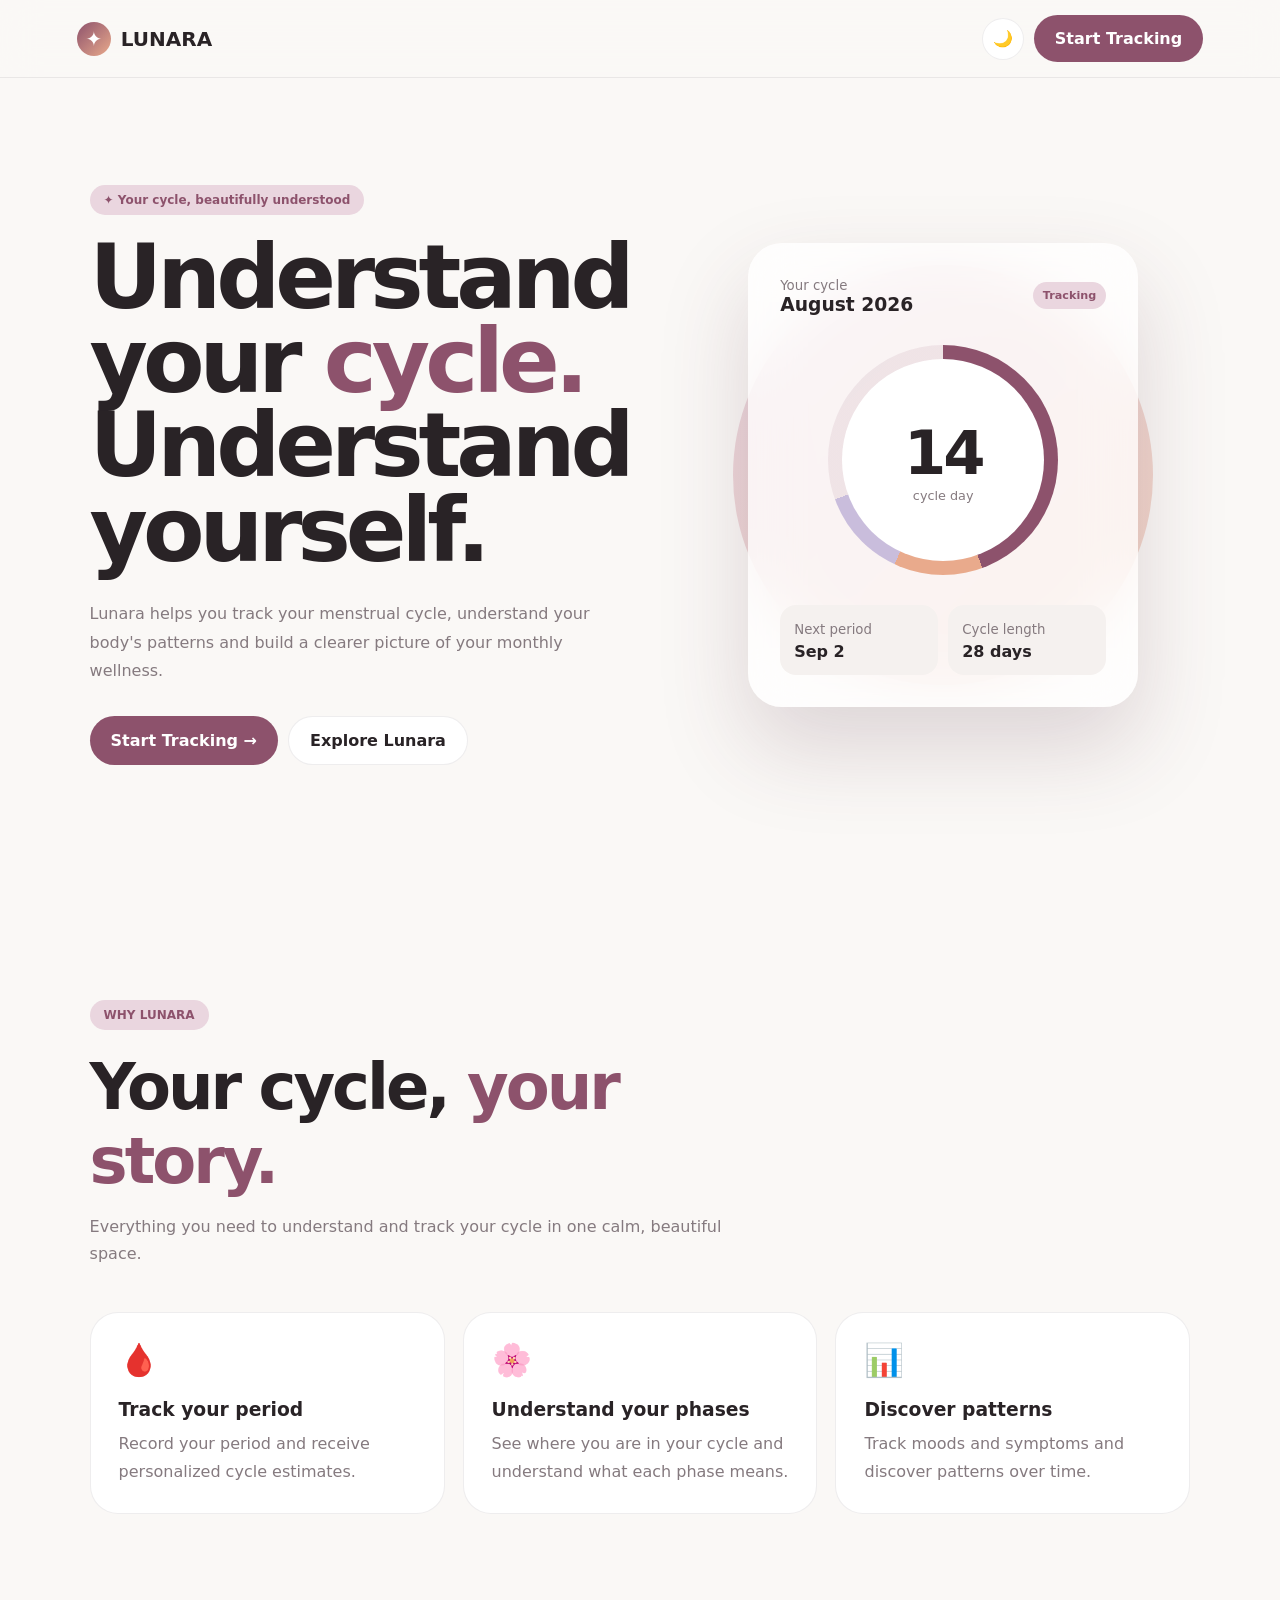
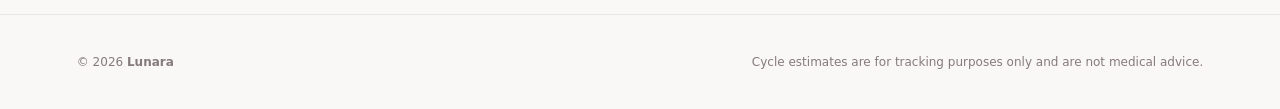
<file: Period Tracker Web App/index.html>
<!DOCTYPE html>
<html lang="en">
<head>
    <meta charset="UTF-8">
    <meta name="viewport" content="width=device-width, initial-scale=1.0">

    <title>Lunara — Understand Your Cycle</title>

    <link rel="stylesheet" href="CSS/style.css">
</head>

<body>

    <!-- ================= NAVBAR ================= -->

    <nav class="navbar">

        <a href="index.html" class="logo">
            <span class="logo-mark">✦</span>
            LUNARA
        </a>

        <div class="nav-actions">

            <button
                class="icon-btn"
                id="themeToggle"
                aria-label="Toggle dark mode"
            >
                🌙
            </button>

            <button
                class="primary-btn"
                id="startButton"
            >
                Start Tracking
            </button>

        </div>

    </nav>


    <!-- ================= HERO ================= -->

    <main>

        <section class="hero">

            <div class="hero-content">

                <div class="eyebrow">
                    ✦ Your cycle, beautifully understood
                </div>

                <h1>
                    Understand your
                    <span>cycle.</span>
                    Understand yourself.
                </h1>

                <p>
                    Lunara helps you track your menstrual cycle,
                    understand your body's patterns and build a
                    clearer picture of your monthly wellness.
                </p>

                <div class="hero-buttons">

                    <button
                        class="primary-btn"
                        id="heroStart"
                    >
                        Start Tracking →
                    </button>

                    <a
                        href="#features"
                        class="secondary-btn"
                    >
                        Explore Lunara
                    </a>

                </div>

            </div>


            <!-- ================= CYCLE PREVIEW ================= -->

            <div class="hero-visual">

                <div class="glow-orb"></div>

                <div class="cycle-preview">

                    <div class="preview-header">

                        <div>
                            <small>Your cycle</small>

                            <h3>
                                August 2026
                            </h3>
                        </div>

                        <span class="status-pill">
                            Tracking
                        </span>

                    </div>


                    <div class="cycle-ring">

                        <div class="ring-content">

                            <strong id="previewDay">
                                14
                            </strong>

                            <span>
                                cycle day
                            </span>

                        </div>

                    </div>


                    <div class="preview-stats">

                        <div class="mini-stat">

                            <small>
                                Next period
                            </small>

                            <strong id="previewPeriod">
                                Sep 2
                            </strong>

                        </div>

                        <div class="mini-stat">

                            <small>
                                Cycle length
                            </small>

                            <strong>
                                28 days
                            </strong>

                        </div>

                    </div>

                </div>

            </div>

        </section>


        <!-- ================= FEATURES ================= -->

        <section
            class="features"
            id="features"
        >

            <div class="section-heading">

                <span class="eyebrow">
                    WHY LUNARA
                </span>

                <h2>
                    Your cycle,
                    <span>your story.</span>
                </h2>

                <p>
                    Everything you need to understand and track
                    your cycle in one calm, beautiful space.
                </p>

            </div>


            <div class="feature-grid">

                <article class="feature-card">

                    <div class="feature-icon">
                        🩸
                    </div>

                    <h3>
                        Track your period
                    </h3>

                    <p>
                        Record your period and receive
                        personalized cycle estimates.
                    </p>

                </article>


                <article class="feature-card">

                    <div class="feature-icon">
                        🌸
                    </div>

                    <h3>
                        Understand your phases
                    </h3>

                    <p>
                        See where you are in your cycle and
                        understand what each phase means.
                    </p>

                </article>


                <article class="feature-card">

                    <div class="feature-icon">
                        📊
                    </div>

                    <h3>
                        Discover patterns
                    </h3>

                    <p>
                        Track moods and symptoms and discover
                        patterns over time.
                    </p>

                </article>

            </div>

        </section>

    </main>


    <!-- ================= ONBOARDING MODAL ================= -->

    <div
        class="modal-overlay"
        id="onboardingModal"
    >

        <div class="modal">

            <button
                class="close-modal"
                id="closeModal"
            >
                ×
            </button>

            <div class="modal-heading">

                <span class="eyebrow">
                    LET'S GET STARTED
                </span>

                <h2>
                    Tell us about your cycle.
                </h2>

                <p>
                    We'll use this information to create
                    your personalized cycle tracker.
                </p>

            </div>


            <div class="form-group">

                <label for="periodDate">
                    When did your last period start?
                </label>

                <input
                    type="date"
                    id="periodDate"
                >

            </div>


            <div class="form-group">

                <label for="cycleLength">
                    Average cycle length
                </label>

                <input
                    type="number"
                    id="cycleLength"
                    value="28"
                    min="21"
                    max="45"
                >

            </div>


            <div class="form-group">

                <label for="periodLength">
                    Average period length
                </label>

                <input
                    type="number"
                    id="periodLength"
                    value="5"
                    min="2"
                    max="10"
                >

            </div>


            <button
                class="primary-btn full-width"
                id="createCycle"
            >
                Create My Cycle →
            </button>

        </div>

    </div>


    <!-- ================= FOOTER ================= -->

    <footer>

        <div>
            © 2026 <strong>Lunara</strong>
        </div>

        <div>
            Cycle estimates are for tracking purposes only
            and are not medical advice.
        </div>

    </footer>


    <script src="JS/app.js"></script>

</body>
</html>
</file>
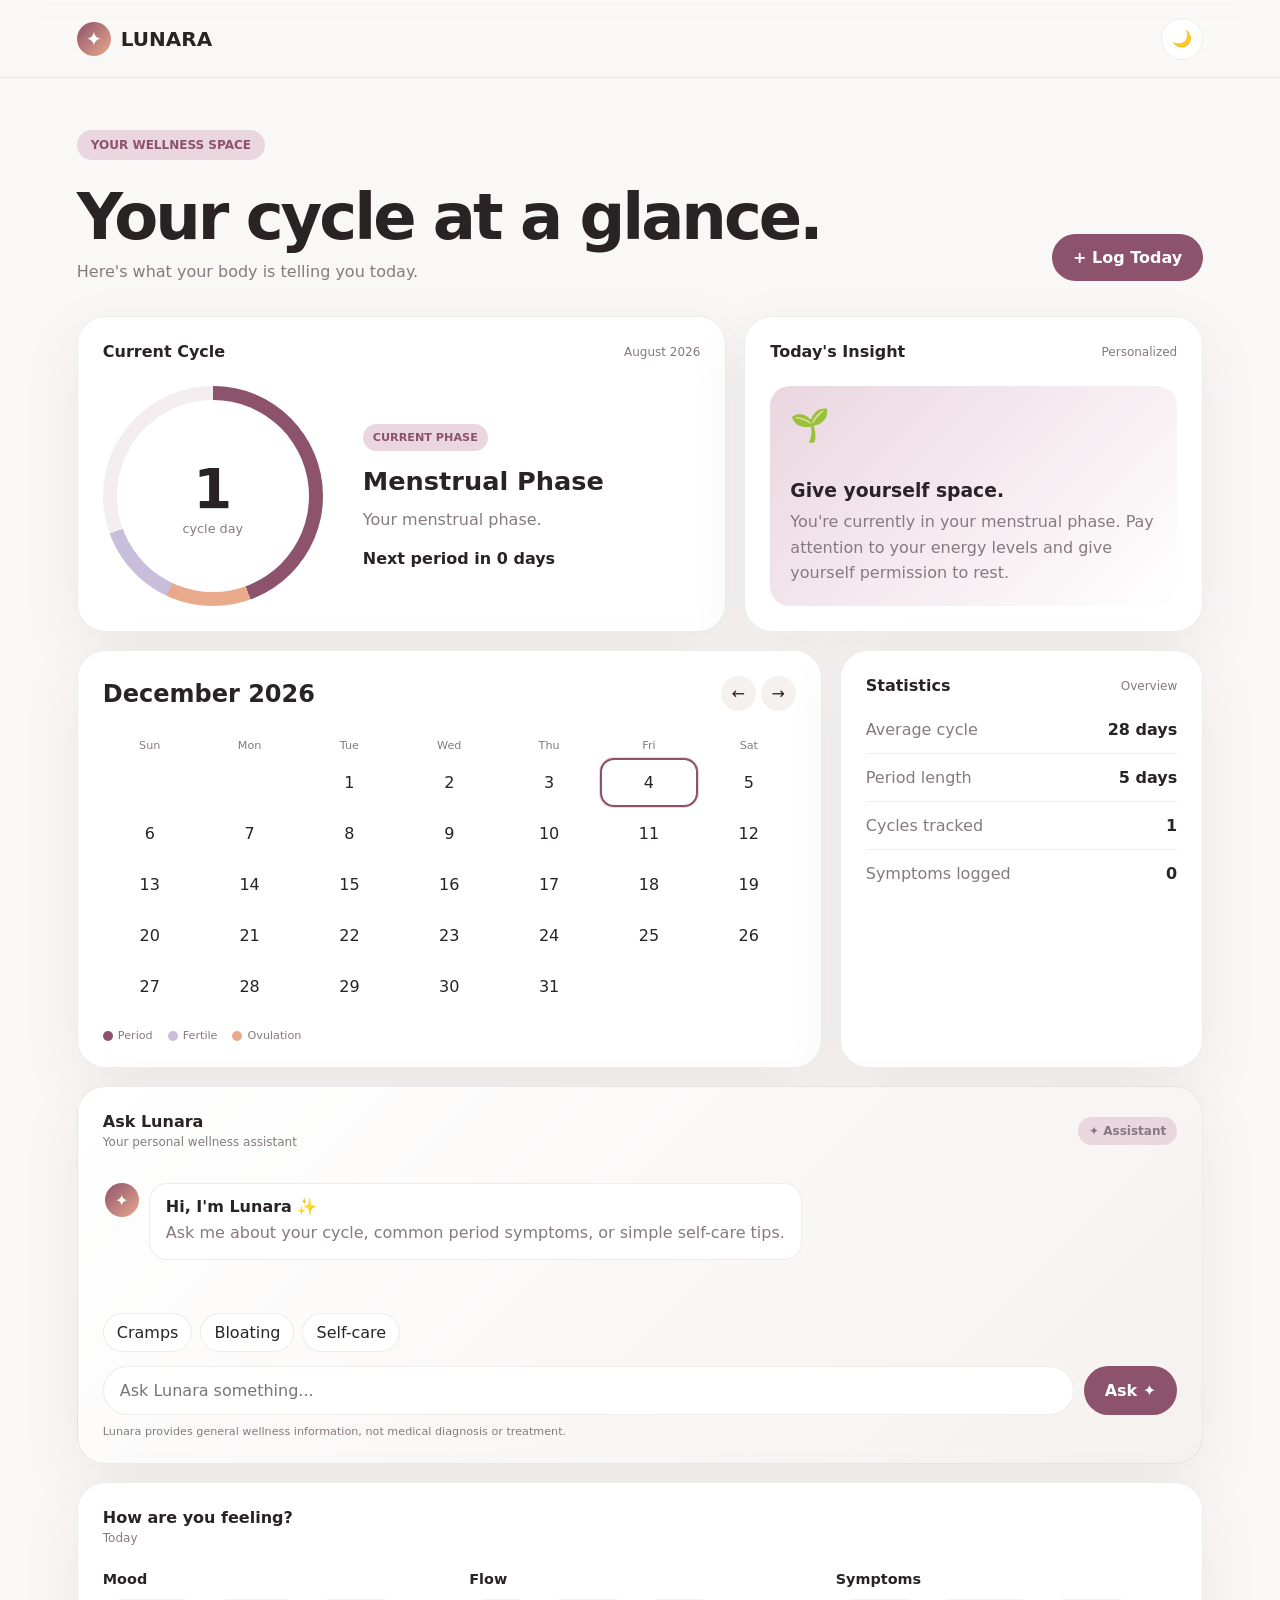
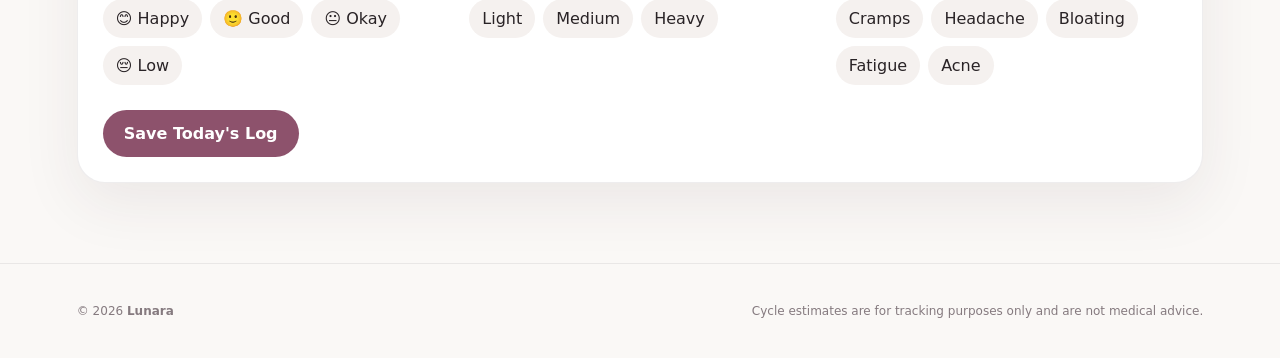
<file: Period Tracker Web App/dashboard.html>
<!DOCTYPE html>
<html lang="en">

<head>

    <meta charset="UTF-8">

    <meta
        name="viewport"
        content="width=device-width, initial-scale=1.0"
    >

    <title>Lunara — Dashboard</title>

    <link
        rel="stylesheet"
        href="CSS/style.css"
    >

</head>


<body>

    <!-- ================= NAVBAR ================= -->

    <nav class="navbar">

        <a
            href="index.html"
            class="logo"
        >
            <span class="logo-mark">✦</span>
            LUNARA
        </a>


        <div class="nav-actions">

            <button
                class="icon-btn"
                id="themeToggle"
            >
                🌙
            </button>

        </div>

    </nav>


    <!-- ================= DASHBOARD ================= -->

    <main class="dashboard">

        <header class="dashboard-header">

            <div>

                <span class="eyebrow">
                    YOUR WELLNESS SPACE
                </span>

                <h1>
                    Your cycle at a glance.
                </h1>

                <p>
                    Here's what your body is telling you today.
                </p>

            </div>


            <button
                class="primary-btn"
                id="logToday"
            >
                + Log Today
            </button>

        </header>


        <!-- ================= DASHBOARD GRID ================= -->

        <div class="dashboard-grid">


            <!-- CURRENT CYCLE -->

            <section class="card cycle-card-large">

                <div class="card-header">

                    <h2>
                        Current Cycle
                    </h2>

                    <span id="currentMonth">
                        August 2026
                    </span>

                </div>


                <div class="cycle-dashboard">

                    <div class="big-cycle-ring">

                        <div class="big-ring-content">

                            <strong id="cycleDay">
                                14
                            </strong>

                            <span>
                                cycle day
                            </span>

                        </div>

                    </div>


                    <div class="phase-info">

                        <span class="phase-tag">
                            CURRENT PHASE
                        </span>

                        <h2 id="phaseName">
                            Follicular Phase
                        </h2>

                        <p id="phaseDescription">
                            Your body is preparing for ovulation.
                            Estrogen typically begins to rise
                            during this phase.
                        </p>

                        <strong id="nextPeriod">
                            Next period in 14 days
                        </strong>

                    </div>

                </div>

            </section>


            <!-- INSIGHT -->

            <section class="card insight-card">

                <div class="card-header">

                    <h2>
                        Today's Insight
                    </h2>

                    <span>
                        Personalized
                    </span>

                </div>


                <div class="insight-box">

                    <div class="insight-icon">
                        🌱
                    </div>

                    <div>

                        <h3 id="insightTitle">
                            A fresh phase begins.
                        </h3>

                        <p id="insightText">
                            You're currently in your
                            follicular phase.
                        </p>

                    </div>

                </div>

            </section>


            <!-- ================= CALENDAR ================= -->

            <section class="card calendar-card">

                <div class="calendar-header">

                    <h2 id="calendarMonth">
                        August 2026
                    </h2>


                    <div class="calendar-controls">

                        <button id="previousMonth">
                            ←
                        </button>

                        <button id="nextMonth">
                            →
                        </button>

                    </div>

                </div>


                <div class="weekdays">

                    <span>Sun</span>
                    <span>Mon</span>
                    <span>Tue</span>
                    <span>Wed</span>
                    <span>Thu</span>
                    <span>Fri</span>
                    <span>Sat</span>

                </div>


                <div
                    class="calendar-grid"
                    id="calendarGrid"
                ></div>


                <div class="calendar-legend">

                    <span>
                        <i class="legend period"></i>
                        Period
                    </span>

                    <span>
                        <i class="legend fertile"></i>
                        Fertile
                    </span>

                    <span>
                        <i class="legend ovulation"></i>
                        Ovulation
                    </span>

                </div>

            </section>

            <!-- ================= DATE DETAIL PANEL ================= -->

            <section class="card date-detail-card" id="dateDetailCard">

                <div class="date-detail-header">

                    <div>
                        <span class="eyebrow">
                            DAILY DETAILS
                        </span>

                        <h2 id="detailDate">
                            August 18
                        </h2>

                        <p id="detailPhase">
                            Follicular Phase
                        </p>
                    </div>

                    <button
                        class="close-detail"
                        id="closeDetail"
                        aria-label="Close date details"
                    >
                        ×
                    </button>

                </div>


                <!-- Cycle information -->

                <div class="detail-cycle">

                    <div class="detail-cycle-icon">
                        🌙
                    </div>

                    <div>

                        <span>
                            CYCLE DAY
                        </span>

                        <strong id="detailCycleDay">
                            Day 14
                        </strong>

                    </div>

                </div>


                <!-- Logged information -->

                <div class="detail-section">

                    <div class="detail-label">
                        <span>😊</span>
                        Mood
                    </div>

                    <div
                        class="detail-value"
                        id="detailMood"
                    >
                        Not logged
                    </div>

                </div>


                <div class="detail-section">

                    <div class="detail-label">
                        <span>🩸</span>
                        Flow
                    </div>

                    <div
                        class="detail-value"
                        id="detailFlow"
                    >
                        Not logged
                    </div>

                </div>


                <div class="detail-section">

                    <div class="detail-label">
                        <span>✨</span>
                        Symptoms
                    </div>

                    <div
                        class="detail-symptoms"
                        id="detailSymptoms"
                    >
                        <span class="empty-detail">
                            No symptoms logged
                        </span>
                    </div>

                </div>


                <div class="detail-footer">

                    <button
                        class="secondary-btn"
                        id="editSelectedDate"
                    >
                        Edit this day
                    </button>

                </div>

            </section>


            <!-- ================= STATISTICS ================= -->

            <section class="card statistics-card">

                <div class="card-header">

                    <h2>
                        Statistics
                    </h2>

                    <span>
                        Overview
                    </span>

                </div>


                <div class="statistics">

                    <div class="stat-row">

                        <span>
                            Average cycle
                        </span>

                        <strong id="averageCycle">
                            28 days
                        </strong>

                    </div>


                    <div class="stat-row">

                        <span>
                            Period length
                        </span>

                        <strong id="averagePeriod">
                            5 days
                        </strong>

                    </div>


                    <div class="stat-row">

                        <span>
                            Cycles tracked
                        </span>

                        <strong id="cyclesTracked">
                            1
                        </strong>

                    </div>


                    <div class="stat-row">

                        <span>
                            Symptoms logged
                        </span>

                        <strong id="symptomsLogged">
                            0
                        </strong>

                    </div>

                </div>

            </section>



            <!-- ================= ASK LUNARA ================= -->
            <section class="card ask-lunara-card">
                <div class="card-header">
                    <div>
                        <h2>Ask Lunara</h2>
                        <span>Your personal wellness assistant</span>
                    </div>
                    <span class="assistant-badge">✦ Assistant</span>
                </div>

                <div class="lunara-chat" id="lunaraChat">
                    <div class="chat-message assistant-message">
                        <div class="chat-avatar">✦</div>
                        <div class="chat-bubble">
                            <strong>Hi, I'm Lunara ✨</strong>
                            <p>Ask me about your cycle, common period symptoms, or simple self-care tips.</p>
                        </div>
                    </div>
                </div>

                <div class="suggested-questions">
                    <button class="suggestion" data-question="What can I do about cramps?">Cramps</button>
                    <button class="suggestion" data-question="Why am I feeling bloated?">Bloating</button>
                    <button class="suggestion" data-question="How can I take care of myself during my period?">Self-care</button>
                </div>

                <form class="ask-form" id="askLunaraForm">
                    <input id="lunaraQuestion" type="text" placeholder="Ask Lunara something..." autocomplete="off" aria-label="Ask Lunara a question">
                    <button class="primary-btn" type="submit">Ask ✦</button>
                </form>
                <p class="assistant-disclaimer">Lunara provides general wellness information, not medical diagnosis or treatment.</p>
            </section>

            <!-- ================= DAILY LOG ================= -->

            <section class="card daily-log">

                <div class="card-header">

                    <div>

                        <h2>
                            How are you feeling?
                        </h2>

                        <span id="selectedDate">
                            Log your wellness today
                        </span>

                    </div>

                </div>


                <div class="log-grid">


                    <!-- MOOD -->

                    <div class="log-section">

                        <h3>
                            Mood
                        </h3>

                        <div class="choice-grid">

                            <button
                                class="choice"
                                data-type="mood"
                                data-value="Happy"
                            >
                                😊 Happy
                            </button>

                            <button
                                class="choice"
                                data-type="mood"
                                data-value="Good"
                            >
                                🙂 Good
                            </button>

                            <button
                                class="choice"
                                data-type="mood"
                                data-value="Okay"
                            >
                                😐 Okay
                            </button>

                            <button
                                class="choice"
                                data-type="mood"
                                data-value="Low"
                            >
                                😔 Low
                            </button>

                        </div>

                    </div>


                    <!-- FLOW -->

                    <div class="log-section">

                        <h3>
                            Flow
                        </h3>

                        <div class="choice-grid">

                            <button
                                class="choice"
                                data-type="flow"
                                data-value="Light"
                            >
                                Light
                            </button>

                            <button
                                class="choice"
                                data-type="flow"
                                data-value="Medium"
                            >
                                Medium
                            </button>

                            <button
                                class="choice"
                                data-type="flow"
                                data-value="Heavy"
                            >
                                Heavy
                            </button>

                        </div>

                    </div>


                    <!-- SYMPTOMS -->

                    <div class="log-section">

                        <h3>
                            Symptoms
                        </h3>

                        <div class="choice-grid">

                            <button
                                class="choice"
                                data-type="symptom"
                                data-value="Cramps"
                            >
                                Cramps
                            </button>

                            <button
                                class="choice"
                                data-type="symptom"
                                data-value="Headache"
                            >
                                Headache
                            </button>

                            <button
                                class="choice"
                                data-type="symptom"
                                data-value="Bloating"
                            >
                                Bloating
                            </button>

                            <button
                                class="choice"
                                data-type="symptom"
                                data-value="Fatigue"
                            >
                                Fatigue
                            </button>

                            <button
                                class="choice"
                                data-type="symptom"
                                data-value="Acne"
                            >
                                Acne
                            </button>

                        </div>

                    </div>

                </div>


                <button
                    class="primary-btn"
                    id="saveLog"
                >
                    Save Today's Log
                </button>

            </section>

        </div>

    </main>


    <!-- ================= TOAST ================= -->

    <div
        class="toast"
        id="toast"
    >
        Saved successfully ✓
    </div>


    <footer>

        <div>
            © 2026 <strong>Lunara</strong>
        </div>

        <div>
            Cycle estimates are for tracking purposes only
            and are not medical advice.
        </div>

    </footer>


    <script src="JS/app.js"></script>

</body>

</html>
</file>
<file: Period Tracker Web App/CSS/style.css>
/* =========================================================
   LUNARA
   Main Stylesheet
========================================================= */


/* =========================================================
   VARIABLES
========================================================= */

:root {

    --background: #faf8f6;

    --surface: #ffffff;

    --surface-soft: #f5f1ef;

    --text: #292326;

    --muted: #857a7f;

    --primary: #8d526c;

    --primary-dark: #6f3d53;

    --primary-light: #ead6df;

    --peach: #e9aa8c;

    --lavender: #c9bddc;

    --green: #9db9a5;

    --border: rgba(41,35,38,.08);

    --shadow:
        0 20px 60px rgba(65,40,51,.08);

    --radius-large: 28px;

    --radius-medium: 18px;

    --transition: 250ms ease;
}


/* DARK MODE */

body.dark {

    --background: #171316;

    --surface: #211b1f;

    --surface-soft: #2a2227;

    --text: #f8f1f4;

    --muted: #aa9da3;

    --primary: #c9829f;

    --primary-dark: #a55d7d;

    --primary-light: #4a2d3b;

    --border: rgba(255,255,255,.08);

    --shadow:
        0 20px 60px rgba(0,0,0,.25);
}


/* =========================================================
   RESET
========================================================= */

* {

    margin: 0;

    padding: 0;

    box-sizing: border-box;

}


html {

    scroll-behavior: smooth;

}


body {

    font-family:
        Inter,
        system-ui,
        -apple-system,
        BlinkMacSystemFont,
        "Segoe UI",
        sans-serif;

    background: var(--background);

    color: var(--text);

    transition:
        background var(--transition),
        color var(--transition);

}


button,
input {

    font: inherit;

}


button {

    border: none;

    cursor: pointer;

}


a {

    text-decoration: none;

    color: inherit;

}


/* =========================================================
   NAVBAR
========================================================= */

.navbar {

    position: fixed;

    top: 0;

    left: 0;

    right: 0;

    height: 78px;

    padding: 0 6%;

    display: flex;

    align-items: center;

    justify-content: space-between;

    background:
        rgba(250,248,246,.75);

    backdrop-filter: blur(18px);

    border-bottom:
        1px solid var(--border);

    z-index: 1000;

}


body.dark .navbar {

    background:
        rgba(23,19,22,.78);

}


.logo {

    display: flex;

    align-items: center;

    gap: 10px;

    font-size: 1.25rem;

    font-weight: 800;

}


.logo-mark {

    width: 34px;

    height: 34px;

    display: grid;

    place-items: center;

    border-radius: 50%;

    background:
        linear-gradient(
            135deg,
            var(--primary),
            var(--peach)
        );

    color: white;

}


.nav-actions {

    display: flex;

    align-items: center;

    gap: 10px;

}


/* =========================================================
   BUTTONS
========================================================= */

.primary-btn {

    padding: 14px 21px;

    border-radius: 999px;

    background: var(--primary);

    color: white;

    font-weight: 700;

    transition: var(--transition);

}


.primary-btn:hover {

    transform: translateY(-3px);

    background: var(--primary-dark);

}


.secondary-btn {

    padding: 14px 21px;

    border-radius: 999px;

    background: var(--surface);

    border: 1px solid var(--border);

    font-weight: 700;

    transition: var(--transition);

    display: inline-block;

}


.secondary-btn:hover {

    transform: translateY(-3px);

    box-shadow: var(--shadow);

}


.icon-btn {

    width: 42px;

    height: 42px;

    border-radius: 50%;

    background: var(--surface);

    border: 1px solid var(--border);

    color: var(--text);

}


.full-width {

    width: 100%;

}


/* =========================================================
   HERO
========================================================= */

.hero {

    min-height: 100vh;

    display: grid;

    grid-template-columns:
        1.05fr .95fr;

    align-items: center;

    gap: 60px;

    padding:
        130px 7% 80px;

}


.hero-content {

    animation:
        fadeUp .8s ease;

}


.eyebrow {

    display: inline-flex;

    padding: 8px 14px;

    border-radius: 999px;

    background: var(--primary-light);

    color: var(--primary);

    font-size: .75rem;

    font-weight: 800;

    margin-bottom: 20px;

}


.hero h1 {

    max-width: 700px;

    font-size:
        clamp(3.2rem,7vw,6.5rem);

    line-height: .94;

    letter-spacing: -5px;

    margin-bottom: 28px;

}


.hero h1 span {

    color: var(--primary);

}


.hero p {

    max-width: 560px;

    color: var(--muted);

    line-height: 1.8;

    margin-bottom: 30px;

}


.hero-buttons {

    display: flex;

    gap: 10px;

    flex-wrap: wrap;

}


/* =========================================================
   HERO VISUAL
========================================================= */

.hero-visual {

    min-height: 520px;

    display: grid;

    place-items: center;

    position: relative;

}


.glow-orb {

    position: absolute;

    width: 420px;

    height: 420px;

    border-radius: 50%;

    background:
        linear-gradient(
            135deg,
            var(--primary-light),
            rgba(233,170,140,.45)
        );

    animation:
        float 6s ease-in-out infinite;

}


.cycle-preview {

    position: relative;

    width: min(390px,90%);

    padding: 32px;

    border-radius: 34px;

    background:
        rgba(255,255,255,.72);

    backdrop-filter: blur(25px);

    box-shadow:
        0 40px 90px
        rgba(87,50,65,.18);

    animation:
        cardFloat 5s ease-in-out infinite;

}


body.dark .cycle-preview {

    background:
        rgba(40,31,36,.85);

}


.preview-header {

    display: flex;

    align-items: center;

    justify-content: space-between;

    margin-bottom: 30px;

}


.preview-header small {

    color: var(--muted);

}


.status-pill {

    padding: 7px 10px;

    border-radius: 999px;

    background: var(--primary-light);

    color: var(--primary);

    font-size: .7rem;

    font-weight: 700;

}


/* =========================================================
   CYCLE RING
========================================================= */

.cycle-ring,
.big-cycle-ring {

    border-radius: 50%;

    display: grid;

    place-items: center;

    position: relative;

    background:
        conic-gradient(
            var(--primary) 0deg,
            var(--primary) 160deg,
            var(--peach) 160deg,
            var(--peach) 205deg,
            var(--lavender) 205deg,
            var(--lavender) 250deg,
            rgba(141,82,108,.1) 250deg
        );

}


.cycle-ring {

    width: 230px;

    height: 230px;

    margin: auto auto 30px;

}


.big-cycle-ring {

    width: 220px;

    height: 220px;

    flex-shrink: 0;

}


.cycle-ring::before,
.big-cycle-ring::before {

    content: "";

    position: absolute;

    inset: 14px;

    border-radius: 50%;

    background: var(--surface);

}


.ring-content,
.big-ring-content {

    position: relative;

    z-index: 2;

    text-align: center;

}


.ring-content strong {

    font-size: 3.8rem;

    letter-spacing: -3px;

}


.big-ring-content strong {

    font-size: 3.5rem;

    display: block;

}


.ring-content span,
.big-ring-content span {

    display: block;

    color: var(--muted);

    font-size: .8rem;

}


/* =========================================================
   PREVIEW STATS
========================================================= */

.preview-stats {

    display: grid;

    grid-template-columns:
        repeat(2,1fr);

    gap: 10px;

}


.mini-stat {

    padding: 14px;

    border-radius: 16px;

    background: var(--surface-soft);

}


.mini-stat small {

    color: var(--muted);

}


.mini-stat strong {

    display: block;

    margin-top: 4px;

}


/* =========================================================
   FEATURES
========================================================= */

.features {

    padding:
        100px 7%;

}


.section-heading {

    max-width: 650px;

    margin-bottom: 45px;

}


.section-heading h2 {

    font-size:
        clamp(2.5rem,5vw,4.5rem);

    letter-spacing: -3px;

    margin-bottom: 15px;

}


.section-heading h2 span {

    color: var(--primary);

}


.section-heading p {

    color: var(--muted);

    line-height: 1.7;

}


.feature-grid {

    display: grid;

    grid-template-columns:
        repeat(3,1fr);

    gap: 18px;

}


.feature-card {

    padding: 28px;

    background: var(--surface);

    border: 1px solid var(--border);

    border-radius: var(--radius-large);

    transition: var(--transition);

}


.feature-card:hover {

    transform: translateY(-6px);

    box-shadow: var(--shadow);

}


.feature-icon {

    font-size: 2rem;

    margin-bottom: 20px;

}


.feature-card h3 {

    margin-bottom: 10px;

}


.feature-card p {

    color: var(--muted);

    line-height: 1.7;

}


/* =========================================================
   DASHBOARD
========================================================= */

.dashboard {

    padding:
        130px 6% 80px;

}


.dashboard-header {

    display: flex;

    justify-content: space-between;

    align-items: flex-end;

    gap: 30px;

    margin-bottom: 35px;

}


.dashboard-header h1 {

    font-size:
        clamp(2.5rem,5vw,4rem);

    letter-spacing: -3px;

}


.dashboard-header p {

    color: var(--muted);

    margin-top: 8px;

}


.dashboard-grid {

    display: grid;

    grid-template-columns:
        repeat(12,1fr);

    gap: 18px;

}


.card {

    padding: 25px;

    background: var(--surface);

    border: 1px solid var(--border);

    border-radius: var(--radius-large);

    box-shadow: var(--shadow);

}


.cycle-card-large {

    grid-column: span 7;

}


.insight-card {

    grid-column: span 5;

}


.calendar-card {

    grid-column: span 8;

}


.statistics-card {

    grid-column: span 4;

}


.daily-log {

    grid-column: span 12;

}


/* =========================================================
   CARD HEADER
========================================================= */

.card-header {

    display: flex;

    justify-content: space-between;

    align-items: center;

    margin-bottom: 25px;

}


.card-header h2 {

    font-size: 1rem;

}


.card-header span {

    color: var(--muted);

    font-size: .75rem;

}


/* =========================================================
   CURRENT CYCLE
========================================================= */

.cycle-dashboard {

    display: flex;

    align-items: center;

    gap: 40px;

}


.phase-tag {

    display: inline-block;

    padding: 7px 10px;

    border-radius: 999px;

    background: var(--primary-light);

    color: var(--primary);

    font-size: .7rem;

    font-weight: 800;

}


.phase-info h2 {

    font-size: 1.6rem;

    margin: 15px 0 10px;

}


.phase-info p {

    color: var(--muted);

    line-height: 1.7;

    margin-bottom: 15px;

}


/* =========================================================
   INSIGHTS
========================================================= */

.insight-box {

    min-height: 220px;

    padding: 20px;

    border-radius: 20px;

    background:
        linear-gradient(
            135deg,
            var(--primary-light),
            transparent
        );

    display: flex;

    flex-direction: column;

    justify-content: space-between;

}


.insight-icon {

    font-size: 2rem;

}


.insight-box h3 {

    margin-bottom: 8px;

}


.insight-box p {

    color: var(--muted);

    line-height: 1.6;

}


/* =========================================================
   CALENDAR
========================================================= */

.calendar-header {

    display: flex;

    justify-content: space-between;

    align-items: center;

    margin-bottom: 20px;

}


.calendar-controls {

    display: flex;

    gap: 5px;

}


.calendar-controls button {

    width: 35px;

    height: 35px;

    border-radius: 50%;

    background: var(--surface-soft);

    color: var(--text);

}


.weekdays,
.calendar-grid {

    display: grid;

    grid-template-columns:
        repeat(7,1fr);

    gap: 6px;

}


.weekdays span {

    text-align: center;

    color: var(--muted);

    font-size: .7rem;

    padding: 8px;

}


.calendar-grid .day {

    min-height: 45px;

    border-radius: 12px;

    display: grid;

    place-items: center;

    cursor: pointer;

    transition: var(--transition);

}


.calendar-grid .day:hover {

    background: var(--surface-soft);

    transform: scale(1.04);

}


.day.today {

    outline:
        2px solid var(--primary);

}


.day.period {

    background: var(--primary);

    color: white;

}


.day.fertile {

    background:
        rgba(201,189,220,.5);

}


.day.ovulation {

    background: var(--peach);

    color: white;

}


.day.selected {

    box-shadow:
        0 0 0 3px
        var(--primary-light);

}


/* =========================================================
   CALENDAR LEGEND
========================================================= */

.calendar-legend {

    display: flex;

    gap: 15px;

    margin-top: 20px;

    flex-wrap: wrap;

}


.calendar-legend span {

    display: flex;

    align-items: center;

    gap: 5px;

    font-size: .7rem;

    color: var(--muted);

}


.legend {

    width: 10px;

    height: 10px;

    border-radius: 50%;

}


.legend.period {

    background: var(--primary);

}


.legend.fertile {

    background: var(--lavender);

}


.legend.ovulation {

    background: var(--peach);

}


/* =========================================================
   STATISTICS
========================================================= */

.statistics {

    display: grid;

    gap: 14px;

}


.stat-row {

    display: flex;

    justify-content: space-between;

    padding-bottom: 14px;

    border-bottom:
        1px solid var(--border);

}


.stat-row:last-child {

    border-bottom: none;

}


.stat-row span {

    color: var(--muted);

}


/* =========================================================
   DAILY LOG
========================================================= */

.log-grid {

    display: grid;

    grid-template-columns:
        repeat(3,1fr);

    gap: 25px;

    margin-bottom: 25px;

}


.log-section h3 {

    margin-bottom: 12px;

    font-size: .9rem;

}


.choice-grid {

    display: flex;

    flex-wrap: wrap;

    gap: 8px;

}


.choice {

    padding: 10px 13px;

    border-radius: 999px;

    background: var(--surface-soft);

    color: var(--text);

    transition: var(--transition);

}


.choice:hover {

    transform: translateY(-2px);

}


.choice.active {

    background: var(--primary-light);

    color: var(--primary);

    outline:
        1px solid var(--primary);

}


/* =========================================================
   MODAL
========================================================= */

.modal-overlay {

    position: fixed;

    inset: 0;

    background:
        rgba(20,14,17,.55);

    backdrop-filter: blur(8px);

    display: none;

    align-items: center;

    justify-content: center;

    padding: 20px;

    z-index: 2000;

}


.modal-overlay.active {

    display: flex;

    animation: fadeIn .2s ease;

}


.modal {

    position: relative;

    width: min(520px,100%);

    padding: 30px;

    background: var(--surface);

    border-radius: 28px;

    box-shadow:
        0 30px 100px
        rgba(0,0,0,.25);

    animation: modalIn .3s ease;

}


.close-modal {

    position: absolute;

    right: 20px;

    top: 20px;

    width: 35px;

    height: 35px;

    border-radius: 50%;

    background: var(--surface-soft);

    color: var(--text);

}


.modal-heading {

    margin-bottom: 25px;

}


.modal-heading h2 {

    font-size: 1.7rem;

    margin-bottom: 8px;

}


.modal-heading p {

    color: var(--muted);

    line-height: 1.6;

}


.form-group {

    margin-bottom: 18px;

}


.form-group label {

    display: block;

    margin-bottom: 8px;

    font-size: .85rem;

    font-weight: 700;

}


.form-group input {

    width: 100%;

    padding: 14px;

    border-radius: 12px;

    border:
        1px solid var(--border);

    background: var(--surface-soft);

    color: var(--text);

    outline: none;

}


.form-group input:focus {

    border-color: var(--primary);

}


/* =========================================================
   TOAST
========================================================= */

.toast {

    position: fixed;

    right: 25px;

    bottom: 25px;

    padding: 14px 18px;

    background: var(--text);

    color: var(--background);

    border-radius: 14px;

    font-size: .85rem;

    font-weight: 700;

    transform:
        translateY(120px);

    opacity: 0;

    transition: .3s ease;

    z-index: 3000;

}


.toast.show {

    transform:
        translateY(0);

    opacity: 1;

}


/* =========================================================
   FOOTER
========================================================= */

footer {

    padding:
        40px 6%;

    display: flex;

    justify-content: space-between;

    gap: 20px;

    border-top:
        1px solid var(--border);

    color: var(--muted);

    font-size: .75rem;

}


/* =========================================================
   ANIMATIONS
========================================================= */

@keyframes fadeUp {

    from {

        opacity: 0;

        transform:
            translateY(30px);

    }

    to {

        opacity: 1;

        transform:
            translateY(0);

    }

}


@keyframes fadeIn {

    from {

        opacity: 0;

    }

    to {

        opacity: 1;

    }

}


@keyframes modalIn {

    from {

        opacity: 0;

        transform:
            scale(.92)
            translateY(15px);

    }

    to {

        opacity: 1;

        transform:
            scale(1)
            translateY(0);

    }

}


@keyframes float {

    0%,100% {

        transform:
            translateY(0);

    }

    50% {

        transform:
            translateY(-20px);

    }

}


@keyframes cardFloat {

    0%,100% {

        transform:
            translateY(0);

    }

    50% {

        transform:
            translateY(-10px);

    }

}

/* =========================================================
   DATE DETAIL PANEL
========================================================= */

.date-detail-card {

    grid-column: span 12;

    display: none;

    overflow: hidden;

    position: relative;

    background:
        linear-gradient(
            135deg,
            var(--surface),
            var(--surface-soft)
        );

}


.date-detail-card.active {

    display: block;

    animation:
        detailSlide .45s cubic-bezier(.2,.8,.2,1);

}


/* Header */

.date-detail-header {

    display: flex;

    align-items: flex-start;

    justify-content: space-between;

    padding-bottom: 25px;

    border-bottom:
        1px solid var(--border);

}


.date-detail-header h2 {

    font-size: 2rem;

    letter-spacing: -1px;

    margin-bottom: 5px;

}


.date-detail-header p {

    color: var(--muted);

}


.close-detail {

    width: 40px;

    height: 40px;

    border-radius: 50%;

    background: var(--surface);

    color: var(--text);

    border:
        1px solid var(--border);

    font-size: 1.4rem;

    transition: var(--transition);

}


.close-detail:hover {

    transform: rotate(90deg);

    background: var(--primary-light);

    color: var(--primary);

}


/* Cycle information */

.detail-cycle {

    display: flex;

    align-items: center;

    gap: 15px;

    padding: 20px;

    margin:
        20px 0;

    border-radius: 18px;

    background:
        linear-gradient(
            135deg,
            var(--primary-light),
            transparent
        );

}


.detail-cycle-icon {

    width: 48px;

    height: 48px;

    display: grid;

    place-items: center;

    border-radius: 15px;

    background: var(--surface);

    font-size: 1.4rem;

}


.detail-cycle span {

    display: block;

    color: var(--muted);

    font-size: .7rem;

    font-weight: 800;

    margin-bottom: 3px;

}


.detail-cycle strong {

    font-size: 1.05rem;

}


/* Detail rows */

.detail-section {

    display: flex;

    align-items: center;

    justify-content: space-between;

    gap: 20px;

    padding: 18px 0;

    border-bottom:
        1px solid var(--border);

}


.detail-label {

    display: flex;

    align-items: center;

    gap: 10px;

    font-weight: 700;

}


.detail-label span {

    width: 35px;

    height: 35px;

    display: grid;

    place-items: center;

    border-radius: 10px;

    background: var(--surface-soft);

}


.detail-value {

    color: var(--primary);

    font-weight: 700;

}


/* Symptoms */

.detail-symptoms {

    display: flex;

    flex-wrap: wrap;

    justify-content: flex-end;

    gap: 7px;

}


.symptom-tag {

    padding: 7px 10px;

    border-radius: 999px;

    background: var(--primary-light);

    color: var(--primary);

    font-size: .75rem;

    font-weight: 700;

}


.empty-detail {

    color: var(--muted);

    font-size: .8rem;

}


/* Footer */

.detail-footer {

    display: flex;

    justify-content: flex-end;

    margin-top: 25px;

}

#editSelectedDate {
    background: var(--primary);

    color: white;

    border: none;

    box-shadow:
        0 8px 20px rgba(141, 82, 108, 0.18);
}

#editSelectedDate:hover {
    background: var(--primary-dark);

    color: white;

    transform: translateY(-3px);

    box-shadow:
        0 12px 28px rgba(141, 82, 108, 0.25);
}

/* Animation */

@keyframes detailSlide {

    from {

        opacity: 0;

        transform:
            translateY(-20px)
            scale(.98);

    }

    to {

        opacity: 1;

        transform:
            translateY(0)
            scale(1);

    }

}


@media (max-width: 600px) {

    .detail-section {

        align-items: flex-start;

        flex-direction: column;

        gap: 10px;

    }


    .detail-symptoms {

        justify-content: flex-start;

    }

}

/* =========================================================
   RESPONSIVE
========================================================= */

@media (max-width: 950px) {

    .hero {

        grid-template-columns: 1fr;

        text-align: center;

    }


    .hero p {

        margin-left: auto;

        margin-right: auto;

    }


    .hero-buttons {

        justify-content: center;

    }


    .feature-grid {

        grid-template-columns: 1fr;

    }


    .dashboard-grid {

        grid-template-columns: 1fr;

    }


    .cycle-card-large,
    .insight-card,
    .calendar-card,
    .statistics-card,
    .daily-log {

        grid-column: span 1;

    }


    .cycle-dashboard {

        flex-direction: column;

        text-align: center;

    }


    .log-grid {

        grid-template-columns: 1fr;

    }

}


@media (max-width: 600px) {

    .navbar {

        padding: 0 20px;

    }


    .navbar .primary-btn {

        display: none;

    }


    .hero {

        padding:
            120px 20px 70px;

    }


    .hero h1 {

        letter-spacing: -3px;

    }


    .glow-orb {

        width: 300px;

        height: 300px;

    }


    .dashboard {

        padding:
            120px 20px 60px;

    }


    .dashboard-header {

        flex-direction: column;

        align-items: flex-start;

    }


    footer {

        flex-direction: column;

    }

}

/* =========================================================
   ASK LUNARA ASSISTANT
========================================================= */
.ask-lunara-card {
    grid-column: span 12;
    overflow: hidden;
    background: linear-gradient(135deg, var(--surface), var(--surface-soft));
}

.assistant-badge {
    padding: 7px 11px;
    border-radius: 999px;
    background: var(--primary-light);
    color: var(--primary);
    font-size: .7rem;
    font-weight: 800;
}

.lunara-chat {
    min-height: 170px;
    max-height: 300px;
    overflow-y: auto;
    padding: 4px 2px 12px;
    display: flex;
    flex-direction: column;
    gap: 14px;
}

.chat-message {
    display: flex;
    gap: 10px;
    align-items: flex-start;
    animation: fadeUp .35s ease;
}

.chat-message.user-message {
    justify-content: flex-end;
}

.chat-avatar {
    width: 34px;
    height: 34px;
    flex: 0 0 34px;
    display: grid;
    place-items: center;
    border-radius: 50%;
    color: white;
    background: linear-gradient(135deg, var(--primary), var(--peach));
    font-weight: 800;
}

.chat-bubble {
    max-width: 680px;
    padding: 13px 16px;
    border-radius: 18px;
    background: var(--surface);
    border: 1px solid var(--border);
}

.user-message .chat-bubble {
    background: var(--primary-light);
    color: var(--text);
}

.chat-bubble strong { display: block; margin-bottom: 4px; }
.chat-bubble p { color: var(--muted); line-height: 1.6; }

.suggested-questions {
    display: flex;
    flex-wrap: wrap;
    gap: 8px;
    margin: 8px 0 14px;
}

.suggestion {
    padding: 9px 13px;
    border-radius: 999px;
    background: var(--surface);
    color: var(--text);
    border: 1px solid var(--border);
    transition: var(--transition);
}

.suggestion:hover {
    transform: translateY(-2px);
    border-color: var(--primary);
}

.ask-form {
    display: flex;
    gap: 10px;
}

.ask-form input {
    flex: 1;
    min-width: 0;
    padding: 14px 16px;
    border-radius: 999px;
    border: 1px solid var(--border);
    background: var(--surface);
    color: var(--text);
    outline: none;
}

.ask-form input:focus { border-color: var(--primary); }
.assistant-disclaimer {
    margin-top: 10px;
    color: var(--muted);
    font-size: .7rem;
}

.typing-dots {
    display: inline-flex;
    gap: 4px;
}
.typing-dots span {
    width: 6px; height: 6px; border-radius: 50%;
    background: var(--primary);
    animation: typing 1s infinite ease-in-out;
}
.typing-dots span:nth-child(2) { animation-delay: .15s; }
.typing-dots span:nth-child(3) { animation-delay: .3s; }

@keyframes typing {
    0%, 60%, 100% { transform: translateY(0); opacity: .45; }
    30% { transform: translateY(-4px); opacity: 1; }
}

@media (max-width: 700px) {
    .ask-form { flex-direction: column; }
    .ask-form .primary-btn { width: 100%; }
}

/* =========================================================
   ASK LUNARA ASSISTANT
========================================================= */

.lunara-assistant {
    margin: 32px 0;
    padding: 28px;
    border-radius: 28px;
    background: linear-gradient(
        135deg,
        rgba(255, 255, 255, 0.96),
        rgba(255, 240, 247, 0.96)
    );
    border: 1px solid rgba(190, 100, 140, 0.12);
    box-shadow: 0 18px 45px rgba(100, 45, 75, 0.10);
    overflow: hidden;
}


.lunara-assistant-header {
    display: flex;
    align-items: flex-start;
    justify-content: space-between;
    gap: 20px;
    margin-bottom: 22px;
}


.lunara-ai-badge {
    display: inline-flex;
    padding: 6px 11px;
    border-radius: 999px;
    background: rgba(180, 80, 130, 0.10);
    color: #a04472;
    font-size: 0.75rem;
    font-weight: 700;
    letter-spacing: 0.04em;
}


.lunara-assistant h2 {
    margin: 10px 0 5px;
}


.lunara-assistant-header p {
    margin: 0;
    opacity: 0.65;
}


.lunara-ai-icon {
    width: 52px;
    height: 52px;
    flex-shrink: 0;
    display: grid;
    place-items: center;
    border-radius: 17px;
    background: rgba(180, 80, 130, 0.10);
    font-size: 1.4rem;
    animation: lunaraFloat 3s ease-in-out infinite;
}


.lunara-chat {
    min-height: 130px;
    max-height: 300px;
    overflow-y: auto;
    padding: 8px 2px;
    display: flex;
    flex-direction: column;
    gap: 12px;
}


.lunara-message {
    max-width: 82%;
    padding: 12px 16px;
    border-radius: 17px;
    line-height: 1.55;
    font-size: 0.92rem;
    animation: lunaraMessageIn 0.3s ease both;
}


.lunara-message.lunara {
    align-self: flex-start;
    background: white;
    border: 1px solid rgba(180, 80, 130, 0.10);
    border-bottom-left-radius: 5px;
}


.lunara-message.user {
    align-self: flex-end;
    background: #a04472;
    color: white;
    border-bottom-right-radius: 5px;
}


.lunara-message.typing {
    opacity: 0.6;
    font-style: italic;
}


.lunara-suggestions {
    display: flex;
    flex-wrap: wrap;
    gap: 8px;
    margin: 16px 0;
}


.lunara-suggestion {
    border: 1px solid rgba(180, 80, 130, 0.15);
    background: white;
    padding: 9px 13px;
    border-radius: 999px;
    cursor: pointer;
    font: inherit;
    font-size: 0.82rem;
    transition:
        transform 0.2s ease,
        background 0.2s ease,
        border-color 0.2s ease;
}


.lunara-suggestion:hover {
    transform: translateY(-2px);
    background: rgba(180, 80, 130, 0.07);
    border-color: rgba(180, 80, 130, 0.30);
}


.lunara-input-area {
    display: flex;
    gap: 10px;
    margin-top: 12px;
}


.lunara-input-area input {
    flex: 1;
    min-width: 0;
    padding: 14px 17px;
    border-radius: 15px;
    border: 1px solid rgba(180, 80, 130, 0.16);
    background: white;
    color: inherit;
    font: inherit;
    outline: none;
    transition: border-color 0.2s ease, box-shadow 0.2s ease;
}


.lunara-input-area input:focus {
    border-color: rgba(180, 80, 130, 0.45);
    box-shadow: 0 0 0 4px rgba(180, 80, 130, 0.08);
}


.lunara-input-area button {
    width: 48px;
    height: 48px;
    border: 0;
    border-radius: 15px;
    background: #a04472;
    color: white;
    cursor: pointer;
    font-size: 1.1rem;
    transition:
        transform 0.2s ease,
        box-shadow 0.2s ease;
}


.lunara-input-area button:hover {
    transform: translateY(-2px);
    box-shadow: 0 8px 18px rgba(160, 68, 114, 0.25);
}


.lunara-disclaimer {
    margin: 12px 0 0;
    text-align: center;
    font-size: 0.72rem;
    opacity: 0.48;
}


@keyframes lunaraMessageIn {

    from {
        opacity: 0;
        transform: translateY(8px);
    }

    to {
        opacity: 1;
        transform: translateY(0);
    }

}


@keyframes lunaraFloat {

    0%,
    100% {
        transform: translateY(0);
    }

    50% {
        transform: translateY(-5px);
    }

}


/* =========================================================
   DARK MODE
========================================================= */

body.dark .lunara-assistant {
    background: linear-gradient(
        135deg,
        rgba(40, 29, 38, 0.98),
        rgba(52, 32, 46, 0.98)
    );
    border-color: rgba(255, 255, 255, 0.08);
}


body.dark .lunara-message.lunara,
body.dark .lunara-suggestion,
body.dark .lunara-input-area input {
    background: rgba(255, 255, 255, 0.07);
    color: inherit;
    border-color: rgba(255, 255, 255, 0.10);
}


@media (max-width: 600px) {

    .lunara-assistant {
        padding: 20px;
        border-radius: 22px;
    }


    .lunara-assistant-header {
        gap: 10px;
    }


    .lunara-message {
        max-width: 92%;
    }


    .lunara-suggestions {
        gap: 6px;
    }


    .lunara-suggestion {
        font-size: 0.76rem;
        padding: 8px 10px;
    }

}
</file>
